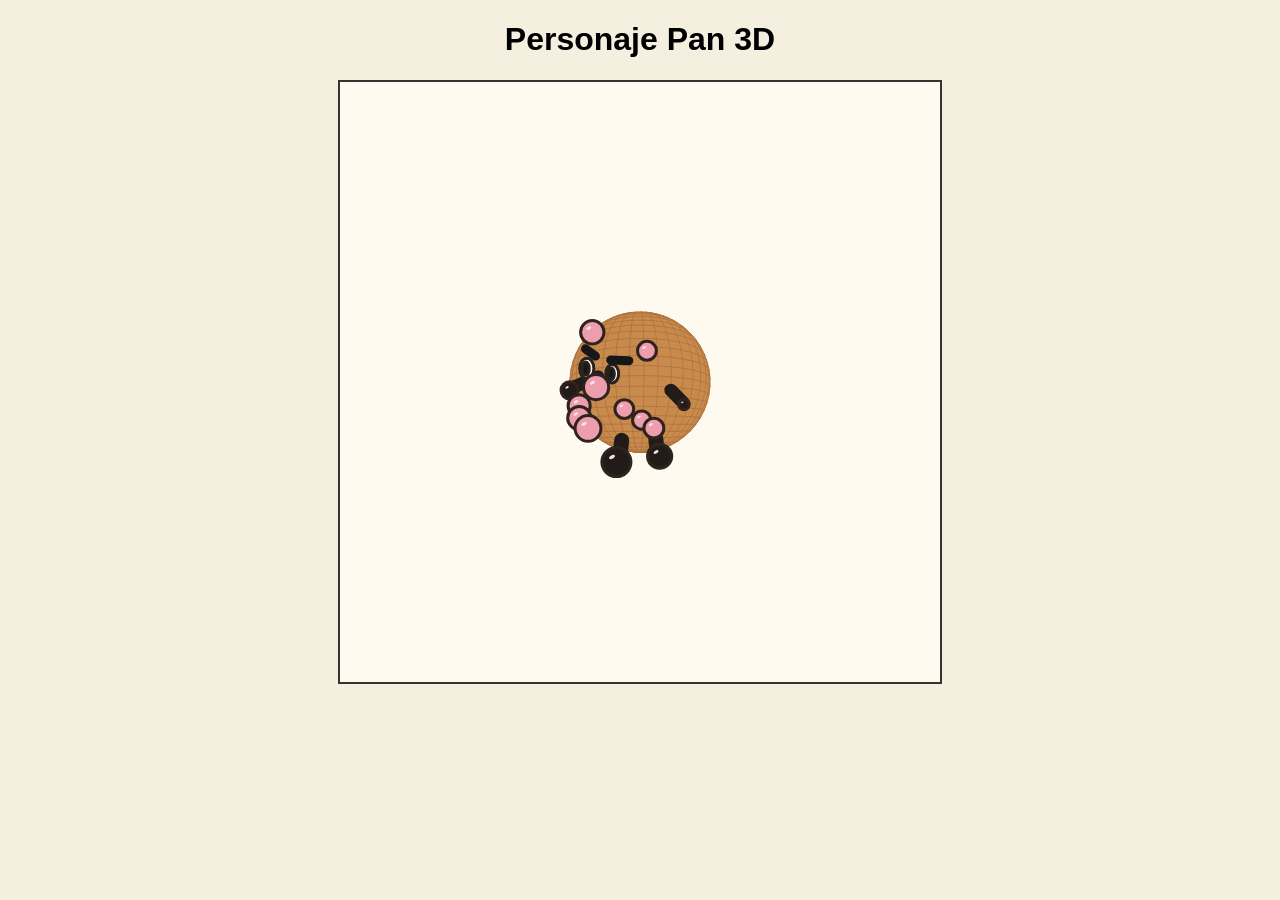
<file: index.html>
<!DOCTYPE html>
<html lang="es">
<head>
<meta charset="UTF-8">
<meta name="viewport" content="width=device-width, initial-scale=1.0">
<title>Personaje Pan 3D</title>

<style>
body {
    background: #f5efdf;
    text-align: center;
    font-family: Arial, sans-serif;
}
canvas {
    max-width: 95%;
    background: #fffaf0;
    border: 2px solid #333;
}
</style>
</head>

<body>

<h1>Personaje Pan 3D</h1>
<canvas id="lienzo" width="600" height="600"></canvas>

<script>
const canvas = document.getElementById("lienzo");
const ctx = canvas.getContext("2d");

let angulo = 0;

const R = 1.35;
const vertices = [];
const caras = [];
const N = 40;
const M = 28;

// Crear el cuerpo esférico 3D
for (let i = 0; i <= M; i++) {
    let lat = Math.PI * i / M;

    for (let j = 0; j < N; j++) {
        let lon = Math.PI * 2 * j / N;

        vertices.push({
            x: R * Math.sin(lat) * Math.cos(lon),
            y: R * Math.cos(lat),
            z: R * Math.sin(lat) * Math.sin(lon)
        });
    }
}

for (let i = 0; i < M; i++) {
    for (let j = 0; j < N; j++) {
        let a = i * N + j;
        let b = i * N + (j + 1) % N;
        let c = (i + 1) * N + (j + 1) % N;
        let d = (i + 1) * N + j;

        caras.push([a, b, c, d]);
    }
}

// Rotar todas las piezas alrededor del mismo centro
function rotar(p) {
    let x = p.x * Math.cos(angulo)
          - p.z * Math.sin(angulo);

    let z = p.x * Math.sin(angulo)
          + p.z * Math.cos(angulo);

    let inclinacion = 0.18;

    let y2 = p.y * Math.cos(inclinacion)
           - z * Math.sin(inclinacion);

    let z2 = p.y * Math.sin(inclinacion)
           + z * Math.cos(inclinacion);

    return {x: x, y: y2, z: z2};
}

// Convertir coordenadas 3D a 2D
function proyectar(p) {
    p = rotar(p);

    let d = p.z + 5;

    return {
        x: p.x * 250 / d + 300,
        y: -p.y * 250 / d + 300,
        z: d
    };
}

// Calcular la posición de una bola sobre la superficie
function sobrePan(x, y, extra = 0.025) {
    let z = Math.sqrt(Math.max(0, R * R - x * x - y * y));
    return {x: x, y: y, z: z + extra};
}

// Dibujar una bola adherida al personaje
function bola(p, radio, color) {
    let q = proyectar(p);

    // Ajustar el tamaño según la perspectiva
    let escala = 250 / q.z;

    ctx.beginPath();
    ctx.arc(q.x, q.y, radio * escala, 0, Math.PI * 2);

    ctx.fillStyle = color;
    ctx.fill();

    ctx.strokeStyle = "#30221d";
    ctx.lineWidth = 3;
    ctx.stroke();

    // Brillo
    ctx.beginPath();
    ctx.ellipse(
        q.x - radio * escala * 0.3,
        q.y - radio * escala * 0.35,
        radio * escala * 0.22,
        radio * escala * 0.12,
        -0.5, 0, Math.PI * 2
    );

    ctx.fillStyle = "#ffe0e5";
    ctx.fill();
}

// Dibujar líneas que giran con el personaje
function linea(a, b, color, grosor) {
    let p = proyectar(a);
    let q = proyectar(b);

    ctx.beginPath();
    ctx.moveTo(p.x, p.y);
    ctx.lineTo(q.x, q.y);

    ctx.strokeStyle = color;
    ctx.lineWidth = grosor;
    ctx.lineCap = "round";
    ctx.stroke();
}

// Dibujar óvalos unidos al modelo
function ovalo(p, rx, ry, color) {
    let q = proyectar(p);
    let escala = 250 / q.z;

    ctx.beginPath();
    ctx.ellipse(
        q.x, q.y,
        rx * escala, ry * escala,
        0, 0, Math.PI * 2
    );

    ctx.fillStyle = color;
    ctx.fill();

    ctx.strokeStyle = "#29211d";
    ctx.lineWidth = 3;
    ctx.stroke();
}

// Dibujar el cuerpo de atrás hacia delante
function dibujarCuerpo() {
    let puntos = vertices.map(proyectar);

    let orden = caras.map(c => ({
        cara: c,
        z: c.reduce((s, i) => s + puntos[i].z, 0) / 4
    })).sort((a, b) => b.z - a.z);

    for (let f of orden) {
        let p = f.cara.map(i => puntos[i]);

        ctx.beginPath();
        ctx.moveTo(p[0].x, p[0].y);

        for (let i = 1; i < p.length; i++) {
            ctx.lineTo(p[i].x, p[i].y);
        }

        ctx.closePath();
        ctx.fillStyle = "#c98b4d";
        ctx.fill();

        ctx.strokeStyle = "#a66c3b";
        ctx.lineWidth = 0.5;
        ctx.stroke();
    }
}

function dibujar() {
    ctx.clearRect(0, 0, 600, 600);

    // 1. Cuerpo
    dibujarCuerpo();

    // 2. Brazos
    linea(
        {x:-1.05, y:-0.05, z:0},
        {x:-1.55, y:-0.30, z:0},
        "#211c19", 13
    );

    linea(
        {x:1.05, y:-0.05, z:0},
        {x:1.55, y:-0.30, z:0},
        "#211c19", 13
    );

    // 3. Manos pequeñas
    bola({x:-1.58, y:-0.34, z:0}, 0.13, "#211c19");
    bola({x:1.58, y:-0.34, z:0}, 0.13, "#211c19");

    // 4. Piernas
    linea(
        {x:-0.48, y:-1.12, z:0},
        {x:-0.53, y:-1.43, z:0},
        "#211c19", 15
    );

    linea(
        {x:0.48, y:-1.12, z:0},
        {x:0.53, y:-1.43, z:0},
        "#211c19", 15
    );

    // 5. Pies pequeños
    bola({x:-0.60, y:-1.48, z:0}, 0.25, "#211c19");
    bola({x:0.60, y:-1.48, z:0}, 0.25, "#211c19");

    // 6. Bolas rosas pegadas al cuerpo
    // Su profundidad se calcula usando la superficie del pan
    bola(sobrePan(-0.82, 0.95), 0.23, "#ed9eae");
    bola(sobrePan(0.82, 0.95), 0.23, "#ed9eae");

    // Adornos rosados inferiores
    bola(sobrePan(-0.65, -0.45), 0.23, "#ed9eae");
    bola(sobrePan(-0.88, -0.72), 0.22, "#ed9eae");
    bola(sobrePan(-0.92, -0.91), 0.23, "#ed9eae");

    bola(sobrePan(0.65, -0.45), 0.23, "#ed9eae");
    bola(sobrePan(0.88, -0.72), 0.22, "#ed9eae");
    bola(sobrePan(0.92, -0.91), 0.23, "#ed9eae");

    // 7. Ojos
    ovalo(sobrePan(-0.38, 0.42, 0.06), 0.16, 0.23, "#fff8e9");
    ovalo(sobrePan(0.38, 0.42, 0.06), 0.16, 0.23, "#fff8e9");

    // Pupilas
    ovalo(sobrePan(-0.38, 0.42, 0.10), 0.08, 0.15, "#171717");
    ovalo(sobrePan(0.38, 0.42, 0.10), 0.08, 0.15, "#171717");

    // 8. Cejas
    linea(
        sobrePan(-0.65, 0.75, 0.06),
        sobrePan(-0.23, 0.72, 0.06),
        "#171717", 9
    );

    linea(
        sobrePan(0.23, 0.72, 0.06),
        sobrePan(0.65, 0.75, 0.06),
        "#171717", 9
    );

    // 9. Nariz rosa pegada a la superficie
    bola(sobrePan(0, 0.05, 0.07), 0.30, "#ed9eae");

    // Continuar el giro
    angulo += 0.012;
    requestAnimationFrame(dibujar);
}

dibujar();
</script>

</body>
</html>
</file>
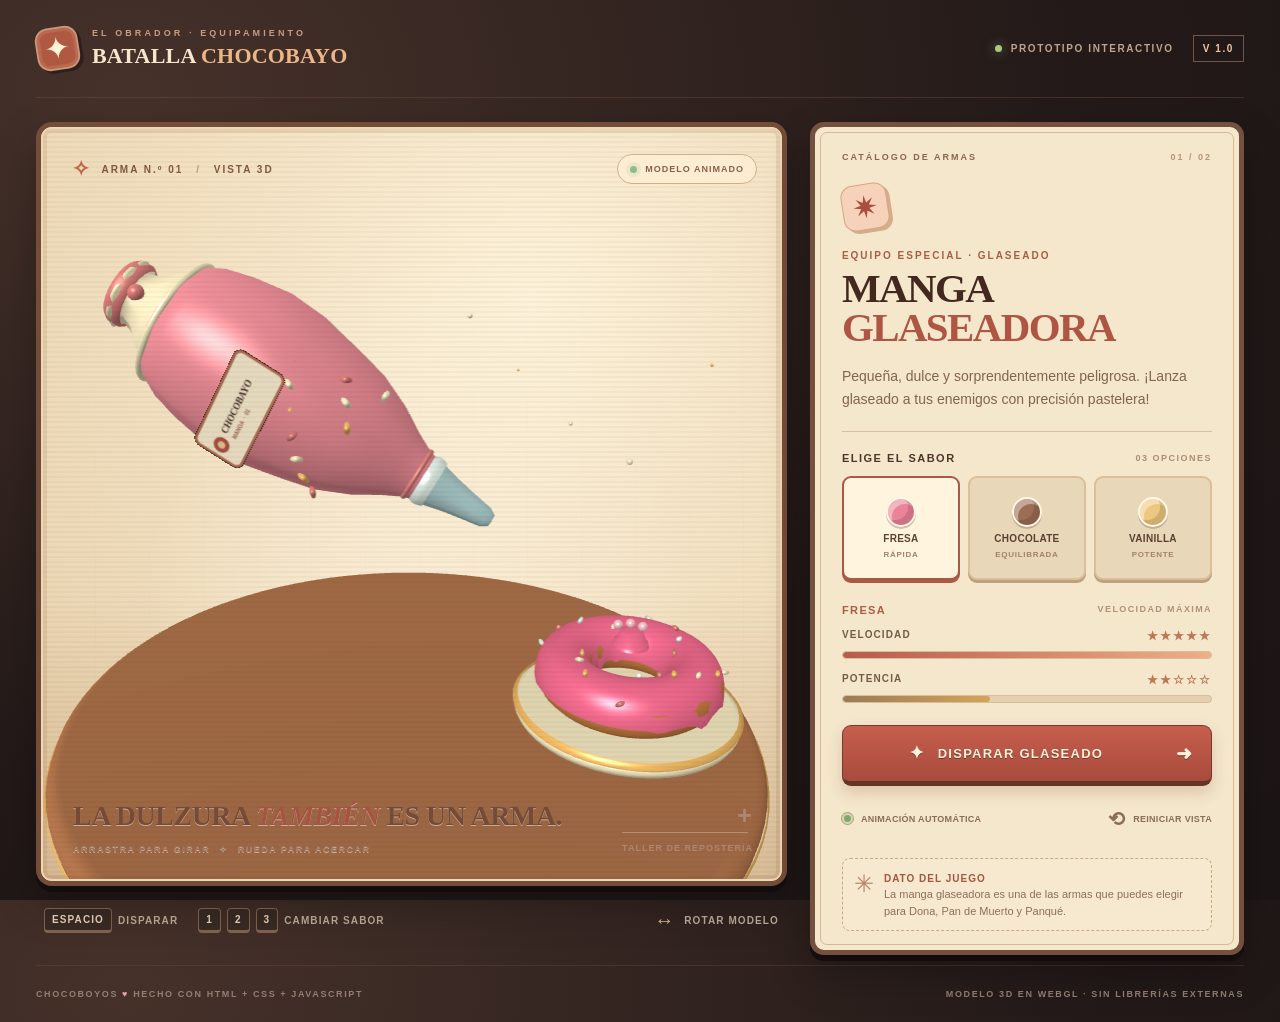
<file: Visor_3D-Chocoboyos/index.html>
<!doctype html>
<html lang="es">
<head>
  <meta charset="UTF-8" />
  <meta name="viewport" content="width=device-width, initial-scale=1.0" />
  <meta name="theme-color" content="#251a19" />
  <title>Chocoboyos | Manga Glaseadora 3D</title>
  <link rel="stylesheet" href="style.css" />
  <script src="fallback.js" defer></script>
  <script src="script.js" defer></script>
</head>
<body>
  <div class="page-shell">
    <header class="topbar">
      <div class="brand">
        <div class="brand-emblem" aria-hidden="true">✦</div>
        <div>
          <div class="eyebrow">EL OBRADOR · EQUIPAMIENTO</div>
          <div class="brand-name">BATALLA <span>CHOCOBAYO</span></div>
        </div>
      </div>
      <div class="header-right"><span class="status-dot"></span> PROTOTIPO INTERACTIVO <strong>V 1.0</strong></div>
    </header>

    <main class="layout">
      <section class="showcase" aria-label="Visualizador 3D de la manga glaseadora">
        <div class="stage" id="stage">
          <div class="stage-pattern" aria-hidden="true"></div>
          <div class="stage-noise" aria-hidden="true"></div>
          <canvas id="world" aria-label="Modelo tridimensional animado de una manga glaseadora y una dona" tabindex="0"></canvas>
          <div class="scene-mark scene-mark-top"><span class="tiny-star">✧</span> ARMA N.º 01 <span class="separator">/</span> VISTA 3D</div>
          <div class="floating-pill" id="scene-status"><span class="pulse-dot"></span> MODELO ANIMADO</div>
          <div class="stage-caption">
            <div class="caption-main">LA DULZURA <em>TAMBIÉN</em> ES UN ARMA.</div>
            <div class="caption-note">ARRASTRA PARA GIRAR <span>✧</span> RUEDA PARA ACERCAR</div>
          </div>
          <div class="stage-hud" aria-hidden="true"><div class="hud-cross">+</div><div class="hud-line"></div> TALLER DE REPOSTERÍA</div>
        </div>
        <div class="under-stage">
          <span><span class="key">ESPACIO</span> DISPARAR</span>
          <span><span class="key">1</span> <span class="key">2</span> <span class="key">3</span> CAMBIAR SABOR</span>
          <span class="right-hint"><span class="mouse-icon">↔</span> ROTAR MODELO</span>
        </div>
      </section>

      <aside class="loadout">
        <div class="item-id"><span>CATÁLOGO DE ARMAS</span><span>01 / 02</span></div>
        <div class="item-header">
          <span class="item-icon" aria-hidden="true">✷</span>
          <div class="category">EQUIPO ESPECIAL · GLASEADO</div>
          <h1>MANGA<br /><i>GLASEADORA</i></h1>
          <p>Pequeña, dulce y sorprendentemente peligrosa. ¡Lanza glaseado a tus enemigos con precisión pastelera!</p>
        </div>
        <div class="divider"></div>
        <div class="label-row"><h2>ELIGE EL SABOR</h2><span>03 OPCIONES</span></div>
        <div class="flavor-grid" role="group" aria-label="Seleccionar sabor de glaseado">
          <button class="flavor-btn selected" type="button" data-flavor="fresa" aria-pressed="true"><span class="flavor-swatch strawberry"></span><strong>FRESA</strong><small>RÁPIDA</small></button>
          <button class="flavor-btn" type="button" data-flavor="chocolate" aria-pressed="false"><span class="flavor-swatch cocoa"></span><strong>CHOCOLATE</strong><small>EQUILIBRADA</small></button>
          <button class="flavor-btn" type="button" data-flavor="vainilla" aria-pressed="false"><span class="flavor-swatch vanilla"></span><strong>VAINILLA</strong><small>POTENTE</small></button>
        </div>
        <div class="stat-heading"><span id="flavor-name">FRESA</span><span id="flavor-note">VELOCIDAD MÁXIMA</span></div>
        <div class="stat-line"><div class="stat-name"><span>VELOCIDAD</span><span id="speed-value">★★★★★</span></div><div class="bar-track"><div class="bar-fill" id="speed-bar" style="width:100%"></div></div></div>
        <div class="stat-line"><div class="stat-name"><span>POTENCIA</span><span id="power-value">★★☆☆☆</span></div><div class="bar-track"><div class="bar-fill power" id="power-bar" style="width:40%"></div></div></div>
        <button id="fire-btn" class="fire-btn" type="button"><span>✦</span> DISPARAR GLASEADO <span class="fire-arrow">➜</span></button>
        <div class="bottom-controls">
          <button class="toggle-btn active" id="auto-btn" type="button" aria-pressed="true"><span class="toggle-led"></span><span>ANIMACIÓN AUTOMÁTICA</span></button>
          <button class="reset-btn" id="reset-btn" type="button" title="Restablecer cámara"><span>⟲</span> REINICIAR VISTA</button>
        </div>
        <div class="lore"><span class="lore-star">✳</span><p><strong>DATO DEL JUEGO</strong><br />La manga glaseadora es una de las armas que puedes elegir para Dona, Pan de Muerto y Panqué.</p></div>
      </aside>
    </main>
    <footer class="footer"><span>CHOCOBOYOS <span class="footer-heart">♥</span> HECHO CON HTML + CSS + JAVASCRIPT</span><span>MODELO 3D EN WEBGL · SIN LIBRERÍAS EXTERNAS</span></footer>
  </div>
  <div id="toast" class="toast" role="status" aria-live="polite"></div>
</body>
</html>
</file>
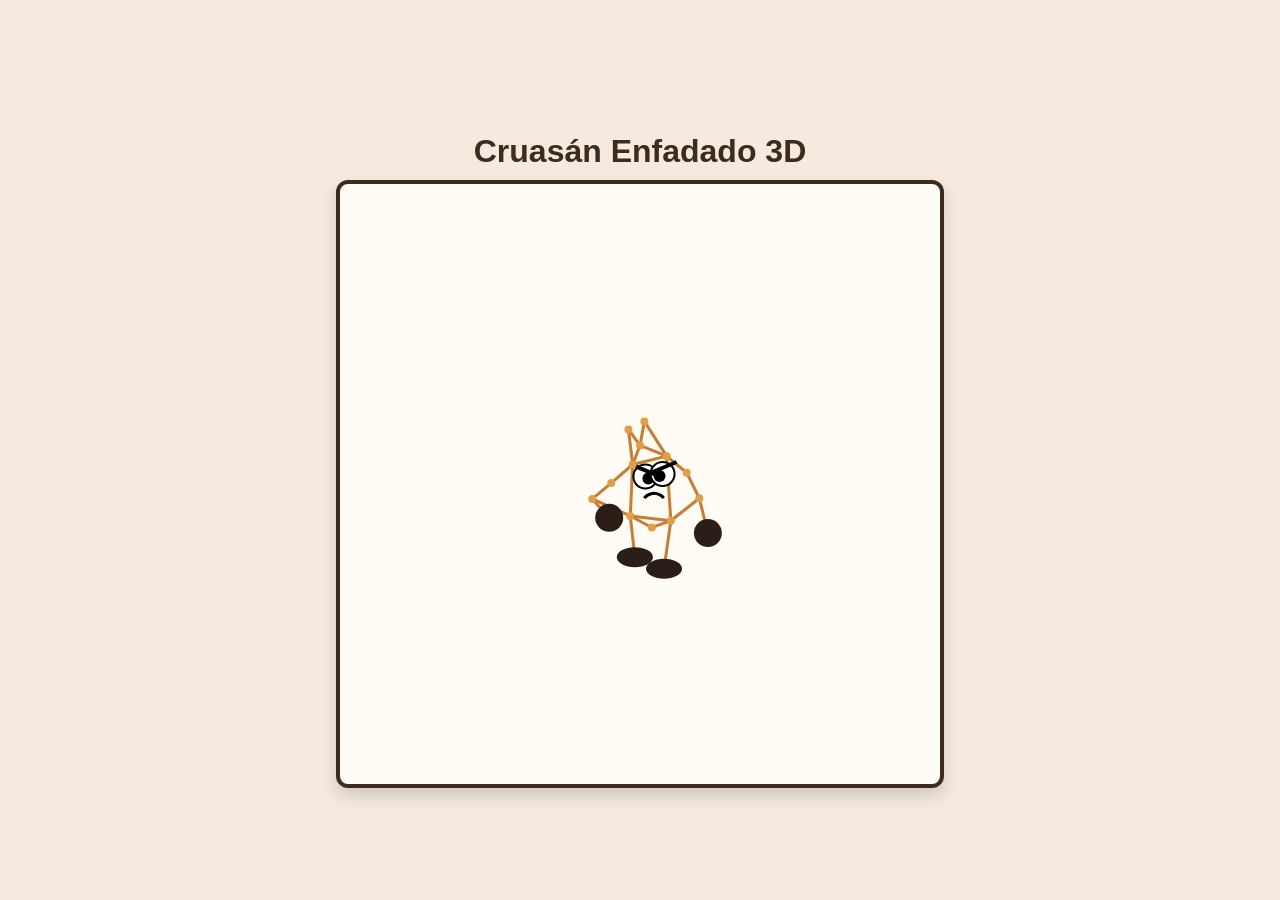
<file: Personaje_Croissant.html>
<!DOCTYPE html>
<html lang="es">

<head>
    <meta charset="UTF-8">
    <meta name="viewport" content="width=device-width, initial-scale=1.0">
    <title>Cruasán Enfadado 3D Canvas</title>
    <style>
        body {
            margin: 0;
            background-color: #f4eae0;
            display: flex;
            flex-direction: column;
            align-items: center;
            justify-content: center;
            min-height: 100vh;
            font-family: 'Segoe UI', Tahoma, Geneva, Verdana, sans-serif;
            color: #3d2b1f;
        }

        h1 {
            margin-bottom: 10px;
        }

        canvas {
            background-color: #fffbf5;
            border: 4px solid #3d2b1f;
            border-radius: 12px;
            box-shadow: 0 8px 16px rgba(0, 0, 0, 0.15);
        }
    </style>
</head>

<body>
    <div>
        <h1>Cruasán Enfadado 3D</h1>
    </div>

    <canvas id="lienzo" width="600" height="600"></canvas>

    <script>
        const canvas = document.getElementById("lienzo");
        const context = canvas.getContext("2d");
        let angulo = 0;

        // Vértices 3D representando la estructura clave del cruasán,
        // cuernos, cara, brazos y piernas
        const vertices = [
            // Cuerpo del cruasán (Centro e inclinaciones)
            { x: 0, y: 0.8, z: 0 },       // 0: Centro superior
            { x: -0.6, y: 0.5, z: 0.2 },  // 1: Pliegue izq sup
            { x: 0.6, y: 0.5, z: 0.2 },   // 2: Pliegue der sup
            { x: -1.3, y: 0.1, z: 0 },    // 3: Punta izq alta
            { x: 1.3, y: 0.1, z: 0 },     // 4: Punta der alta
            { x: -1.8, y: -0.3, z: -0.3 },// 5: Punta izq baja
            { x: 1.8, y: -0.3, z: -0.3 }, // 6: Punta der baja
            { x: -0.7, y: -0.7, z: 0.2 }, // 7: Pliegue izq inf
            { x: 0.7, y: -0.7, z: 0.2 },  // 8: Pliegue der inf
            { x: 0, y: -0.9, z: 0.3 },    // 9: Centro inferior

            // Cuernos estilo masa (arriba)
            { x: -0.3, y: 1.2, z: -0.1 }, // 10: Cuerno izq
            { x: 0.3, y: 1.2, z: -0.1 },  // 11: Cuerno der

            // Extremidades: Brazos
            { x: -1.6, y: -0.8, z: 0.1 }, // 12: Puño izquierdo
            { x: 1.6, y: -0.8, z: 0.1 },  // 13: Puño derecho

            // Extremidades: Pies
            { x: -0.5, y: -1.6, z: 0.2 }, // 14: Pie izquierdo
            { x: 0.5, y: -1.6, z: 0.2 },  // 15: Pie derecho

            // Ojos enojados (3D para seguir la rotación)
            { x: -0.3, y: 0.2, z: 0.35 }, // 16: Ojo izq
            { x: 0.3, y: 0.2, z: 0.35 }   // 17: Ojo der
        ];

        // Conexiones de las aristas en 3D
        const aristas = [
            // Cuerpo del cruasán
            [0, 1], [0, 2], [1, 3], [2, 4], [3, 5], [4, 6],
            [5, 7], [6, 8], [7, 9], [8, 9], [1, 7], [2, 8],
            [1, 2], [7, 8],

            // Cuernos
            [0, 10], [1, 10], [0, 11], [2, 11],

            // Brazos
            [5, 12], [6, 13],

            // Piernas
            [7, 14], [8, 15]
        ];

        // Rotación alrededor del eje Y
        function rotarY(p, a) {
            const cos = Math.cos(a);
            const sin = Math.sin(a);
            return { x: p.x * cos + p.z * sin, y: p.y, z: -p.x * sin + p.z * cos };
        }

        // Rotación alrededor del eje X
        function rotarX(p, a) {
            const cos = Math.cos(a);
            const sin = Math.sin(a);
            return { x: p.x, y: p.y * cos - p.z * sin, z: p.y * sin + p.z * cos };
        }

        // Proyección 3D a 2D (Perspectiva)
        function proyectar(p) {
            const distancia = 4.5;
            const zoom = 220;
            const z = p.z + distancia;
            const x2d = (p.x / z) * zoom + canvas.width / 2;
            const y2d = (-p.y / z) * zoom + canvas.height / 2;
            return { x: x2d, y: y2d, z: p.z };
        }

        function dibujar() {
            context.clearRect(0, 0, canvas.width, canvas.height);

            // Calcular rotación y proyección de todos los puntos
            const puntos = [];
            for (let i = 0; i < vertices.length; i++) {
                let p = rotarY(vertices[i], angulo);
                p = rotarX(p, Math.sin(angulo * 0.5) * 0.15); // Suave balanceo en X
                puntos.push(proyectar(p));
            }

            // 1. DIBUJAR ESTRUCTURA / ARISTAS (Tono dorado/marrón de cruasán)
            context.strokeStyle = "#c67d34";
            context.lineWidth = 3;
            for (let i = 0; i < aristas.length; i++) {
                const a = puntos[aristas[i][0]];
                const b = puntos[aristas[i][1]];
                context.beginPath();
                context.moveTo(a.x, a.y);
                context.lineTo(b.x, b.y);
                context.stroke();
            }

            // 2. DIBUJAR PUÑOS Y PIES (Estilo dibujos animados vintage)
            context.fillStyle = "#2b1e18";

            // Puños
            [12, 13].forEach(idx => {
                context.beginPath();
                context.arc(puntos[idx].x, puntos[idx].y, 14, 0, Math.PI * 2);
                context.fill();
            });

            // Zapatos / Pies
            [14, 15].forEach(idx => {
                context.beginPath();
                context.ellipse(puntos[idx].x, puntos[idx].y, 18, 10, 0, 0, Math.PI * 2);
                context.fill();
            });

            // 3. DIBUJAR OJOS ENFADADOS (Si están de frente)
            const ojoIzq = puntos[16];
            const ojoDer = puntos[17];

            // Ojo izquierdo
            context.fillStyle = "#ffffff";
            context.strokeStyle = "#000000";
            context.lineWidth = 2;

            [ojoIzq, ojoDer].forEach((ojo, i) => {
                // Blanco de los ojos
                context.beginPath();
                context.arc(ojo.x, ojo.y, 12, 0, Math.PI * 2);
                context.fill();
                context.stroke();

                // Pupila negra enojada
                context.fillStyle = "#000000";
                context.beginPath();
                context.arc(ojo.x + (i === 0 ? 3 : -3), ojo.y + 2, 6, 0, Math.PI * 2);
                context.fill();
                context.fillStyle = "#ffffff";
            });

            // Cejas enfadadas
            context.strokeStyle = "#000000";
            context.lineWidth = 4;
            
            // Ceja izquierda
            context.beginPath();
            context.moveTo(ojoIzq.x - 14, ojoIzq.y - 12);
            context.lineTo(ojoIzq.x + 10, ojoIzq.y - 2);
            context.stroke();

            // Ceja derecha
            context.beginPath();
            context.moveTo(ojoDer.x + 14, ojoDer.y - 12);
            context.lineTo(ojoDer.x - 10, ojoDer.y - 2);
            context.stroke();

            // Boca enfadada
            const centroBocaX = (ojoIzq.x + ojoDer.x) / 2;
            const centroBocaY = (ojoIzq.y + ojoDer.y) / 2 + 20;
            context.lineWidth = 3;
            context.beginPath();
            context.arc(centroBocaX, centroBocaY + 10, 12, Math.PI * 1.2, Math.PI * 1.8);
            context.stroke();

            // 4. NODOS / VÉRTICES DEL CRUASÁN
            context.fillStyle = "#e09f47";
            for (let i = 0; i < 12; i++) {
                context.beginPath();
                context.arc(puntos[i].x, puntos[i].y, 4, 0, Math.PI * 2);
                context.fill();
            }

            // Incrementar ángulo para rotación continua
            angulo += 0.015;
            requestAnimationFrame(dibujar);
        }

        dibujar();
    </script>
</body>

</html>
</file>
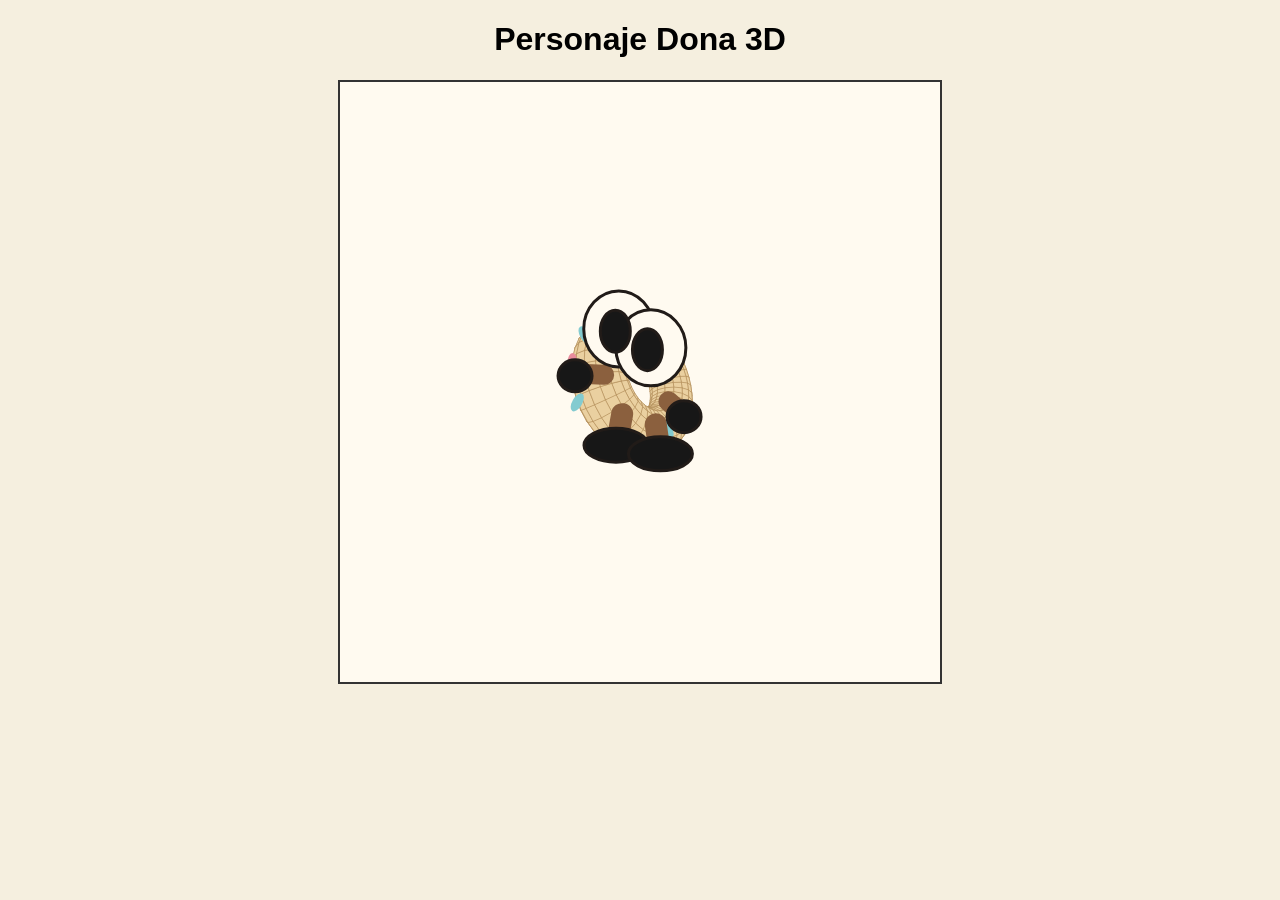
<file: Personaje_Dona.html>
<!DOCTYPE html>
<html lang="es">
<head>
    <meta charset="UTF-8">
    <meta name="viewport" content="width=device-width, initial-scale=1.0">
    <title>Personaje Dona 3D</title>

    <style>
        body {
            background: #f5efdf;
            text-align: center;
            font-family: Arial, sans-serif;
        }

        canvas {
            max-width: 95%;
            background: #fffaf0;
            border: 2px solid #333;
        }
    </style>
</head>

<body>

<h1>Personaje Dona 3D</h1>

<canvas id="lienzo" width="600" height="600"></canvas>

<script>
const canvas = document.getElementById("lienzo");
const ctx = canvas.getContext("2d");

let angulo = 0;

const vertices = [];
const caras = [];

const R = 0.9;
const r = 0.42;
const N = 40;
const M = 16;

// Crear el cuerpo 3D de la dona
for (let i = 0; i < N; i++) {
    for (let j = 0; j < M; j++) {
        let u = i * Math.PI * 2 / N;
        let v = j * Math.PI * 2 / M;

        vertices.push({
            x: (R + r * Math.cos(v)) * Math.cos(u),
            y: (R + r * Math.cos(v)) * Math.sin(u),
            z: r * Math.sin(v)
        });
    }
}

// Crear las caras del cuerpo
for (let i = 0; i < N; i++) {
    for (let j = 0; j < M; j++) {
        let a = i * M + j;
        let b = ((i + 1) % N) * M + j;
        let c = ((i + 1) % N) * M + (j + 1) % M;
        let d = i * M + (j + 1) % M;

        caras.push([a, b, c, d]);
    }
}

// Rotación común para todas las piezas
function rotar(p) {
    let x = p.x * Math.cos(angulo)
          - p.z * Math.sin(angulo);

    let z = p.x * Math.sin(angulo)
          + p.z * Math.cos(angulo);

    let y2 = p.y * Math.cos(0.45)
           - z * Math.sin(0.45);

    let z2 = p.y * Math.sin(0.45)
           + z * Math.cos(0.45);

    return {
        x: x,
        y: y2,
        z: z2
    };
}

// Proyección de 3D a 2D
function proyectar(p) {
    p = rotar(p);

    let d = p.z + 4.5;

    return {
        x: p.x * 250 / d + 300,
        y: -p.y * 250 / d + 300,
        z: d
    };
}

// Dibujar líneas 3D
function linea(a, b, color, grosor) {
    let p = proyectar(a);
    let q = proyectar(b);

    ctx.beginPath();
    ctx.moveTo(p.x, p.y);
    ctx.lineTo(q.x, q.y);

    ctx.strokeStyle = color;
    ctx.lineWidth = grosor;
    ctx.lineCap = "round";
    ctx.stroke();
}

// Dibujar óvalos para manos, pies y ojos
function esfera(p, rx, ry, color) {
    let q = proyectar(p);

    ctx.beginPath();
    ctx.ellipse(q.x, q.y, rx, ry, 0, 0, Math.PI * 2);

    ctx.fillStyle = color;
    ctx.fill();

    ctx.strokeStyle = "#211b18";
    ctx.lineWidth = 3;
    ctx.stroke();
}

// Animación
function dibujar() {
    ctx.clearRect(0, 0, canvas.width, canvas.height);

    // Dibujar el cuerpo de la dona
    let puntos = vertices.map(proyectar);

    let orden = caras.map(c => ({
        c: c,
        z: c.reduce((s, i) => s + puntos[i].z, 0) / 4
    })).sort((a, b) => b.z - a.z);

    for (let f of orden) {
        let p = f.c.map(i => puntos[i]);

        ctx.beginPath();
        ctx.moveTo(p[0].x, p[0].y);

        for (let i = 1; i < 4; i++) {
            ctx.lineTo(p[i].x, p[i].y);
        }

        ctx.closePath();
        ctx.fillStyle = "#ead0a0";
        ctx.fill();

        ctx.strokeStyle = "#b18b58";
        ctx.lineWidth = 0.6;
        ctx.stroke();
    }

    // Chispas de colores pegadas al cuerpo
    for (let i = 0; i < 12; i++) {
        let u = i * Math.PI * 2 / 12;
        let v = 0.7;

        let p = {
            x: (R + r * Math.cos(v)) * Math.cos(u),
            y: (R + r * Math.cos(v)) * Math.sin(u),
            z: r * Math.sin(v)
        };

        let q = proyectar(p);

        ctx.beginPath();
        ctx.ellipse(q.x, q.y, 5, 10, u, 0, Math.PI * 2);
        ctx.fillStyle = i % 2 ? "#83cbd0" : "#e88b9d";
        ctx.fill();
    }

    // Brazos
    linea(
        {x: -0.8, y: -0.15, z: 0},
        {x: -1.25, y: -0.3, z: 0},
        "#8b603e", 20
    );

    linea(
        {x: 0.8, y: -0.15, z: 0},
        {x: 1.25, y: -0.3, z: 0},
        "#8b603e", 20
    );

    // Piernas
    linea(
        {x: -0.4, y: -0.7, z: 0},
        {x: -0.48, y: -1.15, z: 0},
        "#8b603e", 22
    );

    linea(
        {x: 0.4, y: -0.7, z: 0},
        {x: 0.48, y: -1.15, z: 0},
        "#8b603e", 22
    );

    // Manos más pequeñas
    esfera(
        {x: -1.3, y: -0.35, z: 0},
        17, 16, "#171717"
    );

    esfera(
        {x: 1.3, y: -0.35, z: 0},
        17, 16, "#171717"
    );

    // Pies más pequeños
    esfera(
        {x: -0.5, y: -1.2, z: 0},
        32, 17, "#171717"
    );

    esfera(
        {x: 0.5, y: -1.2, z: 0},
        32, 17, "#171717"
    );

    // Ojos grandes
    esfera(
        {x: -0.45, y: 1.0, z: 0.12},
        35, 38, "#fffaf0"
    );

    esfera(
        {x: 0.45, y: 1.0, z: 0.12},
        35, 38, "#fffaf0"
    );

    // Pupilas
    esfera(
        {x: -0.45, y: 1.0, z: 0.22},
        15, 21, "#171717"
    );

    esfera(
        {x: 0.45, y: 1.0, z: 0.22},
        15, 21, "#171717"
    );

    // Actualizar el giro
    angulo += 0.012;

    requestAnimationFrame(dibujar);
}

dibujar();
</script>

</body>
</html>
</file>
<file: Visor_3D-Chocoboyos/style.css>
:root{--ink:#32231f;--brown:#241a19;--mocha:#473025;--cream:#f4e7cb;--cream-2:#f9efd9;--brick:#a9493d;--sienna:#b85a44;--muted:#8c7565;--pink:#f2a2a7;--gold:#dbad62;--edge:#dfc9a9;--accent:#f2a2a7;--accent-dark:#ba5062}
*{box-sizing:border-box}
html{height:100%}
body{margin:0;min-height:100%;background:radial-gradient(ellipse at 10% 10%,#46312a,#221918 60%,#1c1515);color:var(--cream);font-family:Arial,Helvetica,sans-serif;-webkit-font-smoothing:antialiased}
button{font:inherit;cursor:pointer;-webkit-tap-highlight-color:transparent}
button:focus-visible,canvas:focus-visible{outline:3px solid #6ec5c8;outline-offset:3px}
button:disabled{opacity:.5;cursor:not-allowed}
.page-shell{width:min(1450px,calc(100% - 72px));margin:0 auto}
.topbar{min-height:98px;display:flex;align-items:center;justify-content:space-between;border-bottom:1px solid #7454445e;gap:20px}
.brand{display:flex;gap:13px;align-items:center}.brand-emblem{width:43px;height:43px;border:2px solid #ca9477;border-radius:13px;transform:rotate(-9deg);background:#af5942;color:#fff2d5;display:grid;place-items:center;font-size:31px;box-shadow:inset 0 0 0 3px #f4d4aa22,3px 3px 0 #0005}.brand-emblem::first-letter{transform:rotate(9deg)}
.eyebrow{letter-spacing:3.1px;color:#c89c7f;font-size:9px;font-weight:900;margin-bottom:5px}.brand-name{font-family:Georgia,serif;font-size:22px;font-weight:900;letter-spacing:.2px}.brand-name span{color:#edb687}
.header-right{font-size:10px;letter-spacing:1.6px;font-weight:800;color:#bea48e;display:flex;align-items:center;gap:9px}.header-right strong{margin-left:10px;border:1px solid #755445;padding:7px 9px;color:#efc79d}.status-dot{width:7px;height:7px;border-radius:50%;background:#a6ca84;box-shadow:0 0 12px #a6ca8490}
.layout{display:grid;grid-template-columns:minmax(0,1.73fr) minmax(320px,1fr);gap:23px;margin:24px 0 10px;align-items:stretch}
.showcase{min-width:0;display:flex;flex-direction:column}.stage{position:relative;flex:1;min-height:590px;overflow:hidden;isolation:isolate;border:5px solid #744d38;border-radius:16px;background:radial-gradient(circle at 66% 23%,#fdf2d9 0%,#f4e3c5 38%,#e6cfa9 100%);box-shadow:0 18px 42px #0004,0 6px 0 #171010, inset 0 0 0 2px #f4d5ac}
.stage::before{content:"";position:absolute;inset:0;pointer-events:none;background:linear-gradient(to bottom,transparent 62%,#a7785345),radial-gradient(ellipse at 51% 69%,#fff6e48a,transparent 53%);z-index:0}.stage::after{content:"";position:absolute;inset:0;pointer-events:none;border:2px solid #eed6b6;border-radius:10px;box-shadow:inset 0 0 0 4px #865f3822;z-index:4}
.stage-pattern{position:absolute;inset:0;opacity:.24;pointer-events:none;background-image:linear-gradient(#ba9b7938 1px,transparent 1px),linear-gradient(90deg,#ba9b7938 1px,transparent 1px);background-size:54px 54px;mask-image:linear-gradient(to bottom,transparent 10%,black 100%)}
.stage-noise{position:absolute;inset:0;z-index:3;pointer-events:none;opacity:.07;background:repeating-linear-gradient(0deg,#fff0 0px,#fff0 3px,#492d17 4px,#fff0 5px)}
#world{position:absolute;inset:0;width:100%;height:100%;z-index:1;display:block;touch-action:none;cursor:grab}#world:active{cursor:grabbing}
.scene-mark{position:absolute;z-index:4;pointer-events:none;color:#805841;font-size:10px;font-weight:900;letter-spacing:2px}.scene-mark-top{top:30px;left:31px}.tiny-star{font-size:21px;vertical-align:-3px;margin-right:5px;color:#bd694c}.separator{margin:0 8px;color:#bb987d}
.floating-pill{position:absolute;right:25px;top:27px;z-index:4;border:1px solid #d1ad88;background:#fff0d6b8;border-radius:99px;padding:9px 12px;font-size:9px;font-weight:900;letter-spacing:1px;color:#8b6048;display:flex;gap:8px;align-items:center;pointer-events:none}.pulse-dot{background:#90bd87;width:7px;height:7px;box-shadow:0 0 0 4px #90bd8727;border-radius:50%;animation:pulse 2s infinite}@keyframes pulse{50%{box-shadow:0 0 0 7px #90bd8700}}
.stage-caption{position:absolute;left:32px;bottom:27px;z-index:4;pointer-events:none;text-shadow:0 1px 0 #fff7;max-width:75%}.caption-main{color:#754b37;font:900 clamp(18px,2.2vw,28px) Georgia,serif;letter-spacing:-.5px}.caption-main em{color:#a75341}.caption-note{margin-top:12px;color:#9a765d;font-size:9px;letter-spacing:1.5px;font-weight:900}.caption-note span{padding:0 5px}.stage-hud{position:absolute;right:29px;bottom:28px;z-index:4;color:#ad8771;font-size:9px;letter-spacing:1px;font-weight:700;text-align:right;pointer-events:none}.hud-cross{font-size:25px;line-height:14px}.hud-line{height:1px;background:#b78e70;margin:10px 0;width:126px}
.under-stage{display:flex;align-items:center;flex-wrap:wrap;gap:20px;padding:22px 8px;color:#bbab99;font-size:10px;font-weight:800;letter-spacing:1.1px}.under-stage>span{display:flex;align-items:center;gap:6px}.key{color:#e9d3bb;font-size:10px;min-width:20px;text-align:center;border:1px solid #82634e;border-bottom:3px solid #82634e;border-radius:4px;padding:5px 7px;background:#382a24}.right-hint{margin-left:auto}.mouse-icon{font-size:20px;color:#d5b48c;margin-right:3px}
.loadout{position:relative;background:#f4e7cb;color:var(--ink);border:5px solid #74513e;border-radius:14px;box-shadow:0 18px 42px #0004,0 6px 0 #171010;padding:25px 27px 19px;min-width:0}.loadout:after{content:"";position:absolute;inset:5px;pointer-events:none;border:1px solid #d5b994;border-radius:7px}.loadout>*{position:relative;z-index:1}
.item-id{display:flex;justify-content:space-between;color:#8d644e;font-size:9px;font-weight:900;letter-spacing:2px}.item-id span:last-child{color:#b89575}
.item-header{padding-top:22px}.item-icon{display:grid;place-items:center;width:46px;height:46px;background:#f7d2bb;border:1px solid #d9a481;border-radius:12px;color:#a94e40;font-size:31px;transform:rotate(-9deg);box-shadow:3px 3px 0 #d4ae8a}.category{font-size:10px;letter-spacing:2px;font-weight:900;color:#a75f46;margin:20px 0 8px}
h1{font:900 clamp(32px,3.2vw,48px)/.96 Georgia,'Times New Roman',serif;letter-spacing:-1.6px;margin:0 0 17px;color:#42281e}h1 i{font-style:normal;color:#ae5544}.item-header p{font:14px/1.65 Arial,Helvetica,sans-serif;color:#826451;margin:0;max-width:390px}
.divider{height:1px;background:#d5bea3;margin:20px 0}.label-row{display:flex;justify-content:space-between;align-items:center;gap:10px;margin:0 0 12px}.label-row h2{font-size:11px;letter-spacing:1.5px;color:#4d352a;margin:0}.label-row>span{font:800 9px Arial;color:#ad8e70;letter-spacing:1.5px}
.flavor-grid{display:grid;grid-template-columns:repeat(3,minmax(0,1fr));gap:8px}.flavor-btn{display:flex;flex-direction:column;align-items:center;gap:6px;justify-content:center;min-height:104px;padding:10px 4px;background:#e9d7b9;border:2px solid #dbbf9a;border-radius:9px;color:#5b4031;transition:transform .16s,background .16s,border-color .16s;box-shadow:0 3px 0 #bea07e}.flavor-btn:hover{transform:translateY(-2px);background:#fff1d6}.flavor-btn.selected{background:#fff5df;border-color:#ac5847;box-shadow:0 3px 0 #ac5847}.flavor-btn strong{font:900 10px Arial;letter-spacing:.3px}.flavor-btn small{font:900 8px Arial;letter-spacing:.7px;color:#a1826d}.flavor-swatch{width:30px;height:30px;border-radius:50%;display:block;border:2px solid #fff8e4;box-shadow:0 2px 0 #8c6a5c66,inset -6px -5px 0 #0002,inset 4px 5px 0 #fff6}.strawberry{background:#ec8499}.cocoa{background:#9c6c54}.vanilla{background:#edc77f}
.stat-heading{display:flex;justify-content:space-between;margin:24px 0 13px;gap:10px;color:#ab5d45;font-size:11px;letter-spacing:1.4px;font-weight:900}.stat-heading span:last-child{font-size:9px;color:#b29276}.stat-line{margin:0 0 14px}.stat-name{display:flex;justify-content:space-between;margin-bottom:8px;color:#745c4b;font-size:10px;letter-spacing:1.1px;font-weight:900}.stat-name span:last-child{font-size:12px;color:#bd7755;letter-spacing:2px}.bar-track{height:8px;border-radius:20px;border:1px solid #d8bd9d;background:#e4cfb0;overflow:hidden}.bar-fill{height:100%;width:60%;border-radius:20px;background:linear-gradient(90deg,#b65c4c,#efaf87);transition:width .3s}.bar-fill.power{background:linear-gradient(90deg,#9a7b56,#d5a45b)}
.fire-btn{width:100%;min-height:61px;display:flex;align-items:center;justify-content:center;gap:12px;margin-top:22px;border:1px solid #713a32;border-bottom:5px solid #633528;border-radius:9px;background:linear-gradient(#c75e4d,#a84b3d);color:#fff2d8;font:900 13px Arial;letter-spacing:1.25px;text-shadow:0 1px 0 #73382e;box-shadow:0 7px 15px #883c2733;transition:transform .13s,filter .13s}.fire-btn:hover{filter:brightness(1.09);transform:translateY(-2px)}.fire-btn:active{transform:translateY(2px);border-bottom-width:2px}.fire-btn>span:first-child{font-size:18px}.fire-arrow{margin-left:auto;padding-right:12px;font-size:19px}.fire-btn>span:first-child{margin-left:auto}
.bottom-controls{display:flex;gap:12px;align-items:center;justify-content:space-between;margin-top:16px}.toggle-btn,.reset-btn{border:0;background:none;color:#896d59;font-size:9px;font-weight:900;letter-spacing:.3px;display:flex;gap:8px;align-items:center;padding:5px 0}.toggle-btn .toggle-led{width:11px;height:11px;background:#bfa993;border:2px solid #e4d1b5;border-radius:50%;box-shadow:0 0 0 1px #b39a7c}.toggle-btn.active .toggle-led{background:#78aa72;box-shadow:0 0 0 1px #a0aa74}.reset-btn:hover,.toggle-btn:hover{color:#a84c3e}.reset-btn>span{font-size:20px}
.lore{margin-top:22px;border:1px dashed #c8a986;border-radius:8px;display:flex;align-items:flex-start;gap:10px;padding:11px;background:#faefd945}.lore-star{font-size:24px;color:#ba8467}.lore p{margin:0;font:11px/1.5 Arial;color:#906f58}.lore strong{font-size:10px;letter-spacing:1px;color:#a2583f}
.footer{min-height:57px;border-top:1px solid #6e493d66;display:flex;align-items:center;justify-content:space-between;gap:15px;flex-wrap:wrap;color:#947e71;font-size:9px;letter-spacing:1.6px;font-weight:900;padding:14px 0}.footer-heart{color:#e8a3a7}
.toast{position:fixed;left:50%;bottom:32px;transform:translate(-50%,30px);pointer-events:none;background:#422b24;padding:14px 21px;border:1px solid #b87659;border-radius:10px;color:#ffebcf;font-size:12px;font-weight:bold;letter-spacing:.4px;z-index:10;opacity:0;transition:opacity .2s,transform .2s;box-shadow:0 8px 24px #0005}.toast.show{opacity:1;transform:translate(-50%,0)}
@media(max-width:1080px){.page-shell{width:min(100% - 36px,900px)}.layout{grid-template-columns:1fr}.stage{min-height:560px}.loadout{padding:26px}.loadout .item-header p{max-width:none}.under-stage{padding:21px 5px}.item-header{padding-top:15px}h1{font-size:42px}}
@media(max-width:600px){.page-shell{width:calc(100% - 20px)}.topbar{min-height:84px}.brand-name{font-size:18px}.eyebrow{letter-spacing:1.5px;font-size:8px}.header-right{font-size:0}.header-right strong{font-size:9px}.layout{margin-top:12px;gap:12px}.stage{min-height:415px;border-width:4px;border-radius:10px}.scene-mark-top{left:15px;top:18px;font-size:8px;letter-spacing:1px}.floating-pill{right:12px;top:13px;font-size:8px;padding:7px}.stage-caption{bottom:19px;left:16px;max-width:93%}.caption-main{font-size:18px}.caption-note{font-size:8px}.stage-hud{display:none}.under-stage{font-size:9px;gap:12px;padding:14px 0}.right-hint{display:none!important}.loadout{border-width:4px;padding:21px 17px}.item-header h1{font-size:39px}.flavor-btn{min-height:97px}.footer{font-size:8px}.footer span:last-child{display:none}}
@media(prefers-reduced-motion:reduce){.pulse-dot{animation:none}}
</file>
